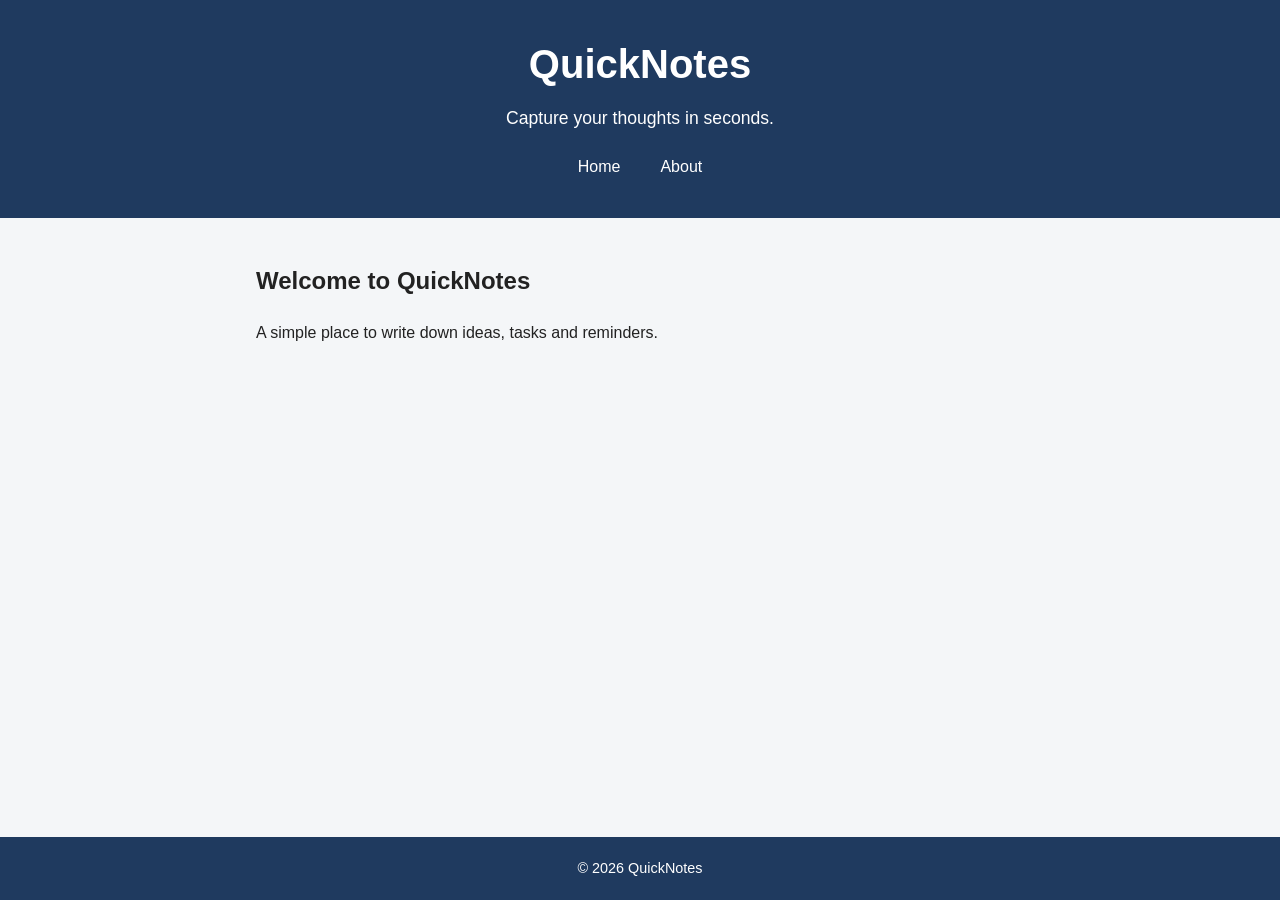
<file: index.html>
<!DOCTYPE html>
<html lang="en">
<head>
  <meta charset="UTF-8">
  <meta name="viewport" content="width=device-width, initial-scale=1.0">
  <title>QuickNotes</title>
  <link rel="stylesheet" href="style.css">
</head>
<body>
  <header>
    <h1>QuickNotes</h1>
    <p>Capture your thoughts in seconds.</p>
    <nav>
      <a href="index.html">Home</a>
      <a href="about.html">About</a>
    </nav>
  </header>

  <main>
    <h2>Welcome to QuickNotes</h2>
    <p>A simple place to write down ideas, tasks and reminders.</p>
  </main>

  <footer>
    <p>&copy; 2026 QuickNotes</p>
  </footer>
</body>
</html>
</file>
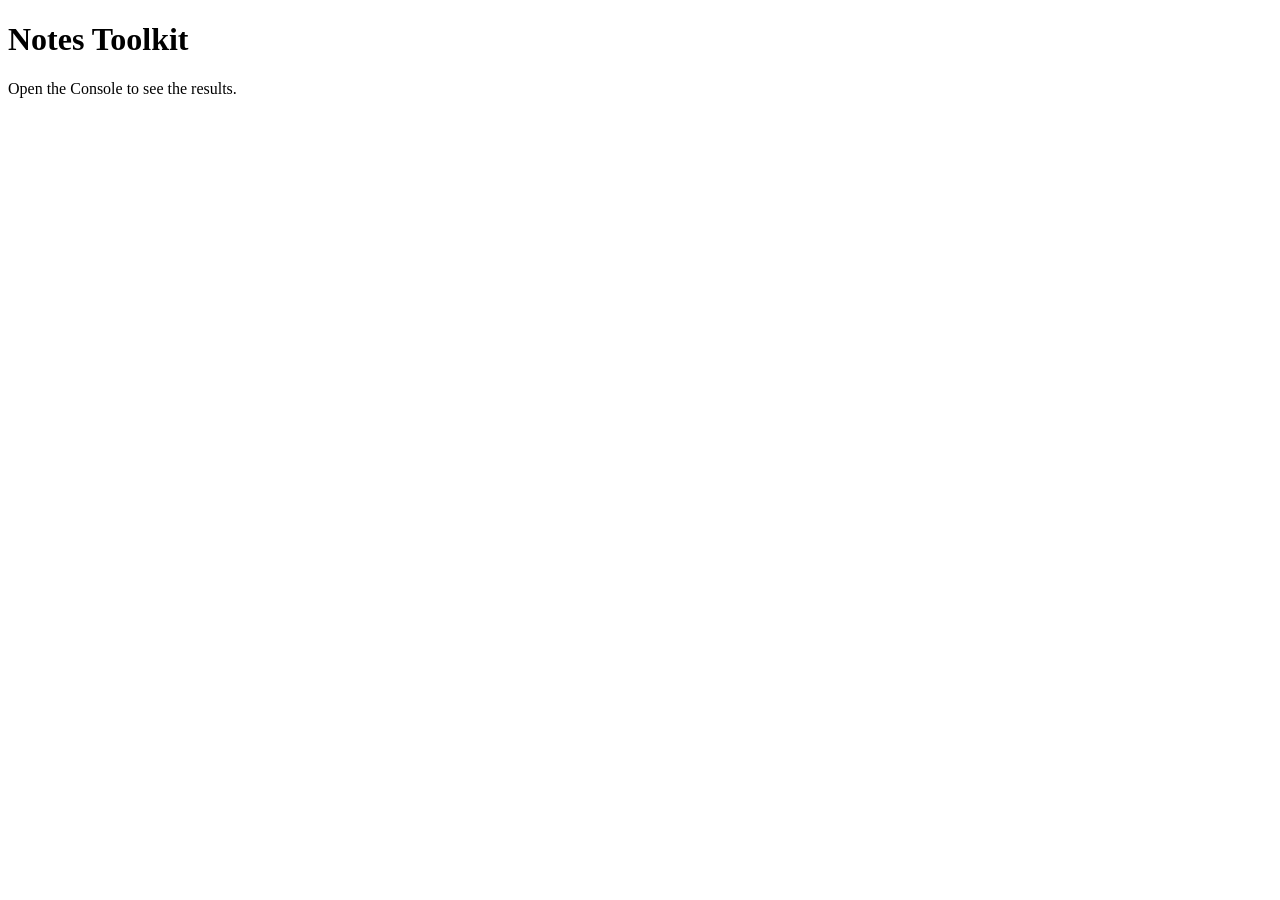
<file: day3/index.html>
<!DOCTYPE html>
<html lang="en">
<head>
  <meta charset="UTF-8">
  <meta name="viewport" content="width=device-width, initial-scale=1.0">
  <title>Notes Toolkit</title>
  <script src="script.js" defer></script>
</head>
<body>
  <h1>Notes Toolkit</h1>
  <p>Open the Console to see the results.</p>
</body>
</html>
</file>
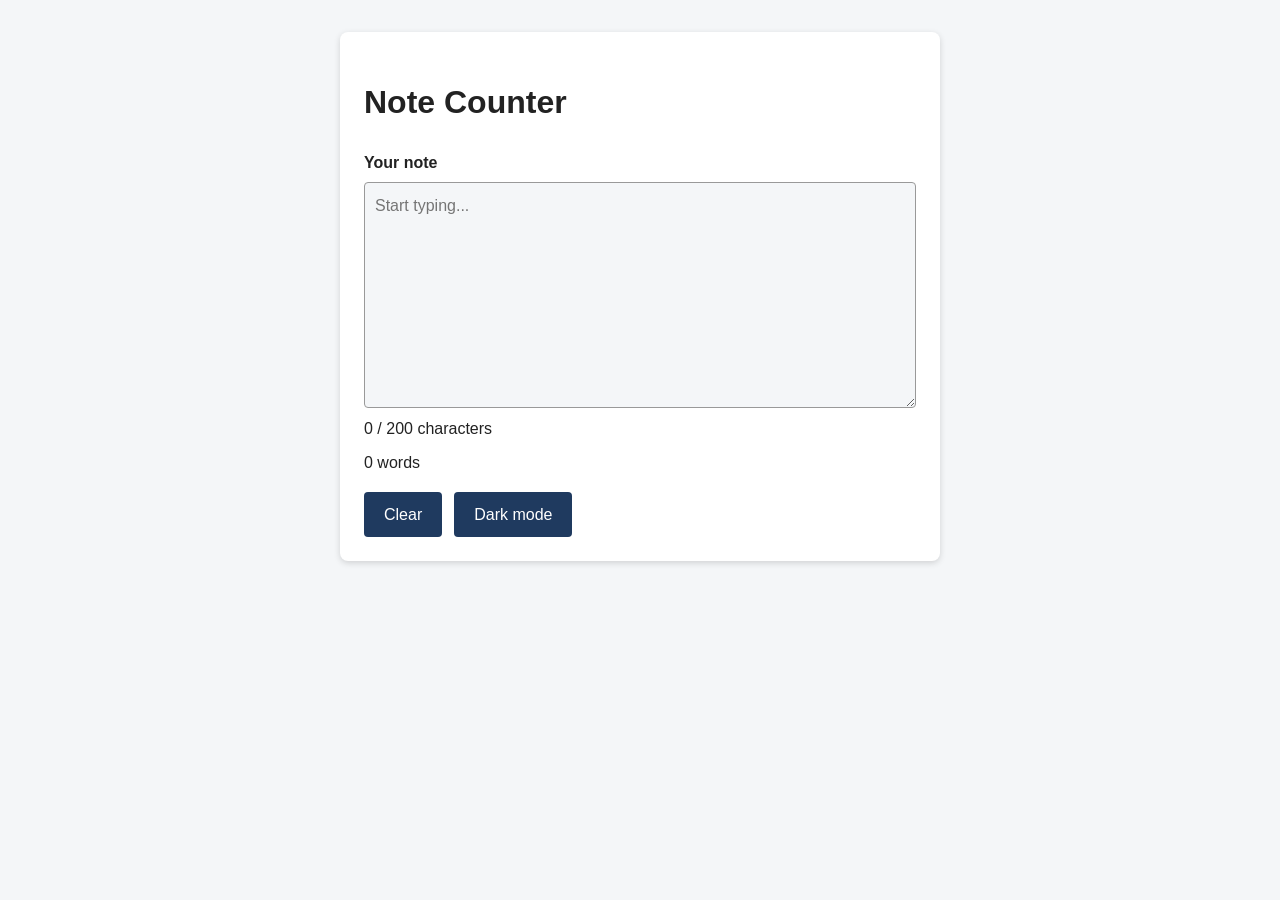
<file: day4/index.html>
<!DOCTYPE html>
<html lang="en">
<head>
  <meta charset="UTF-8">
  <meta name="viewport" content="width=device-width, initial-scale=1.0">
  <title>Note Counter</title>
  <link rel="stylesheet" href="style.css">
  <script src="script.js" defer></script>
</head>
<body>
  <main>
    <h1>Note Counter</h1>

    <label for="note-text">Your note</label>
    <textarea id="note-text" rows="8" placeholder="Start typing..."></textarea>

    <p id="char-count">0 / 200 characters</p>
    <p id="word-count">0 words</p>

    <div class="buttons">
      <button id="clear-btn" type="button">Clear</button>
      <button id="theme-toggle" type="button">Dark mode</button>
    </div>
  </main>
</body>
</html>
</file>
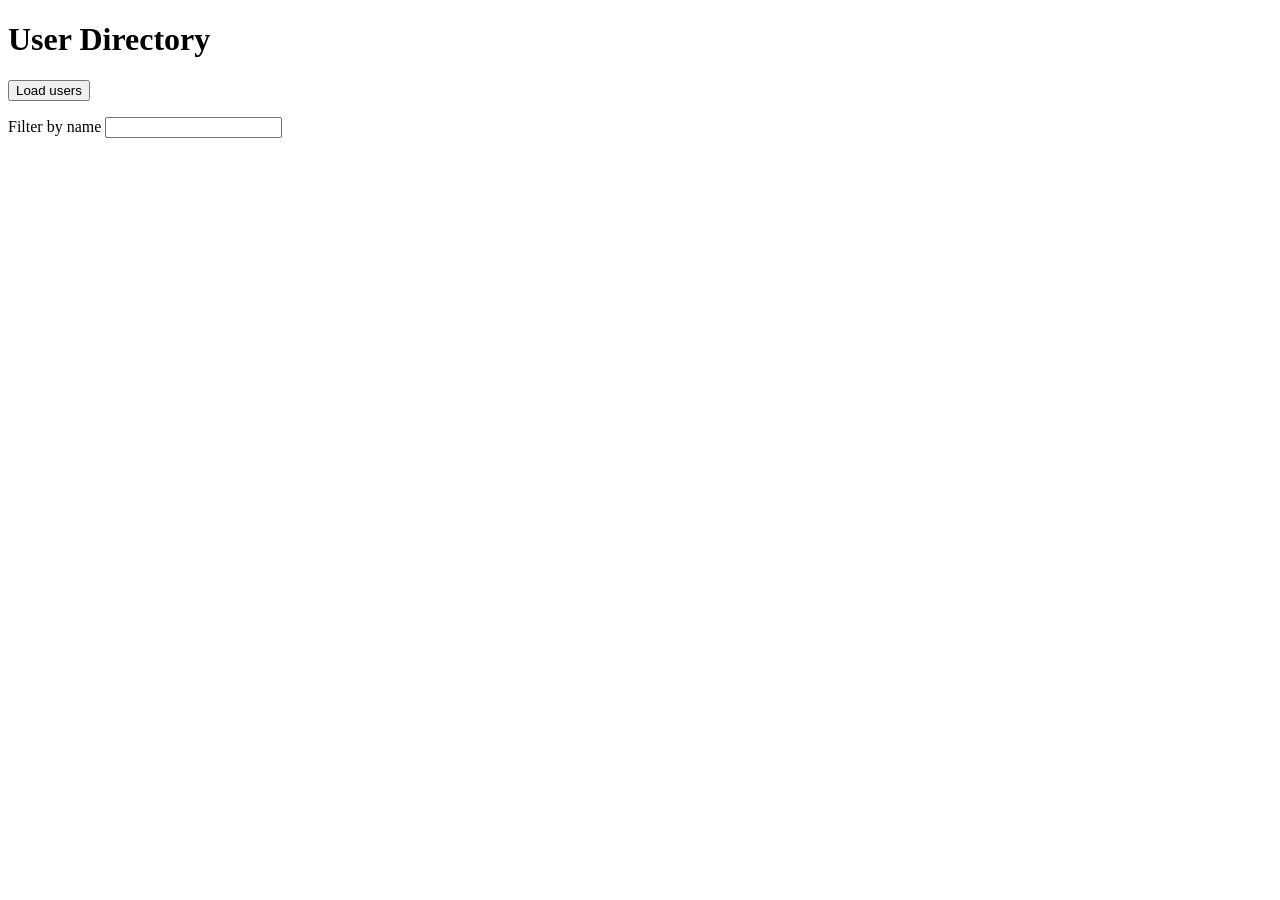
<file: day5/index.html>
<!DOCTYPE html>
<html lang="en">
<head>
  <meta charset="UTF-8">
  <meta name="viewport" content="width=device-width, initial-scale=1.0">
  <title>User Directory</title>
  <script src="users.js" defer></script>
</head>
<body>
  <h1>User Directory</h1>

  <button id="load-users" type="button">Load users</button>

  <p>
    <label for="filter-input">Filter by name</label>
    <input type="text" id="filter-input" name="filter" autocomplete="off">
  </p>

  <p id="status"></p>

  <ul id="users-list"></ul>
</body>
</html>
</file>
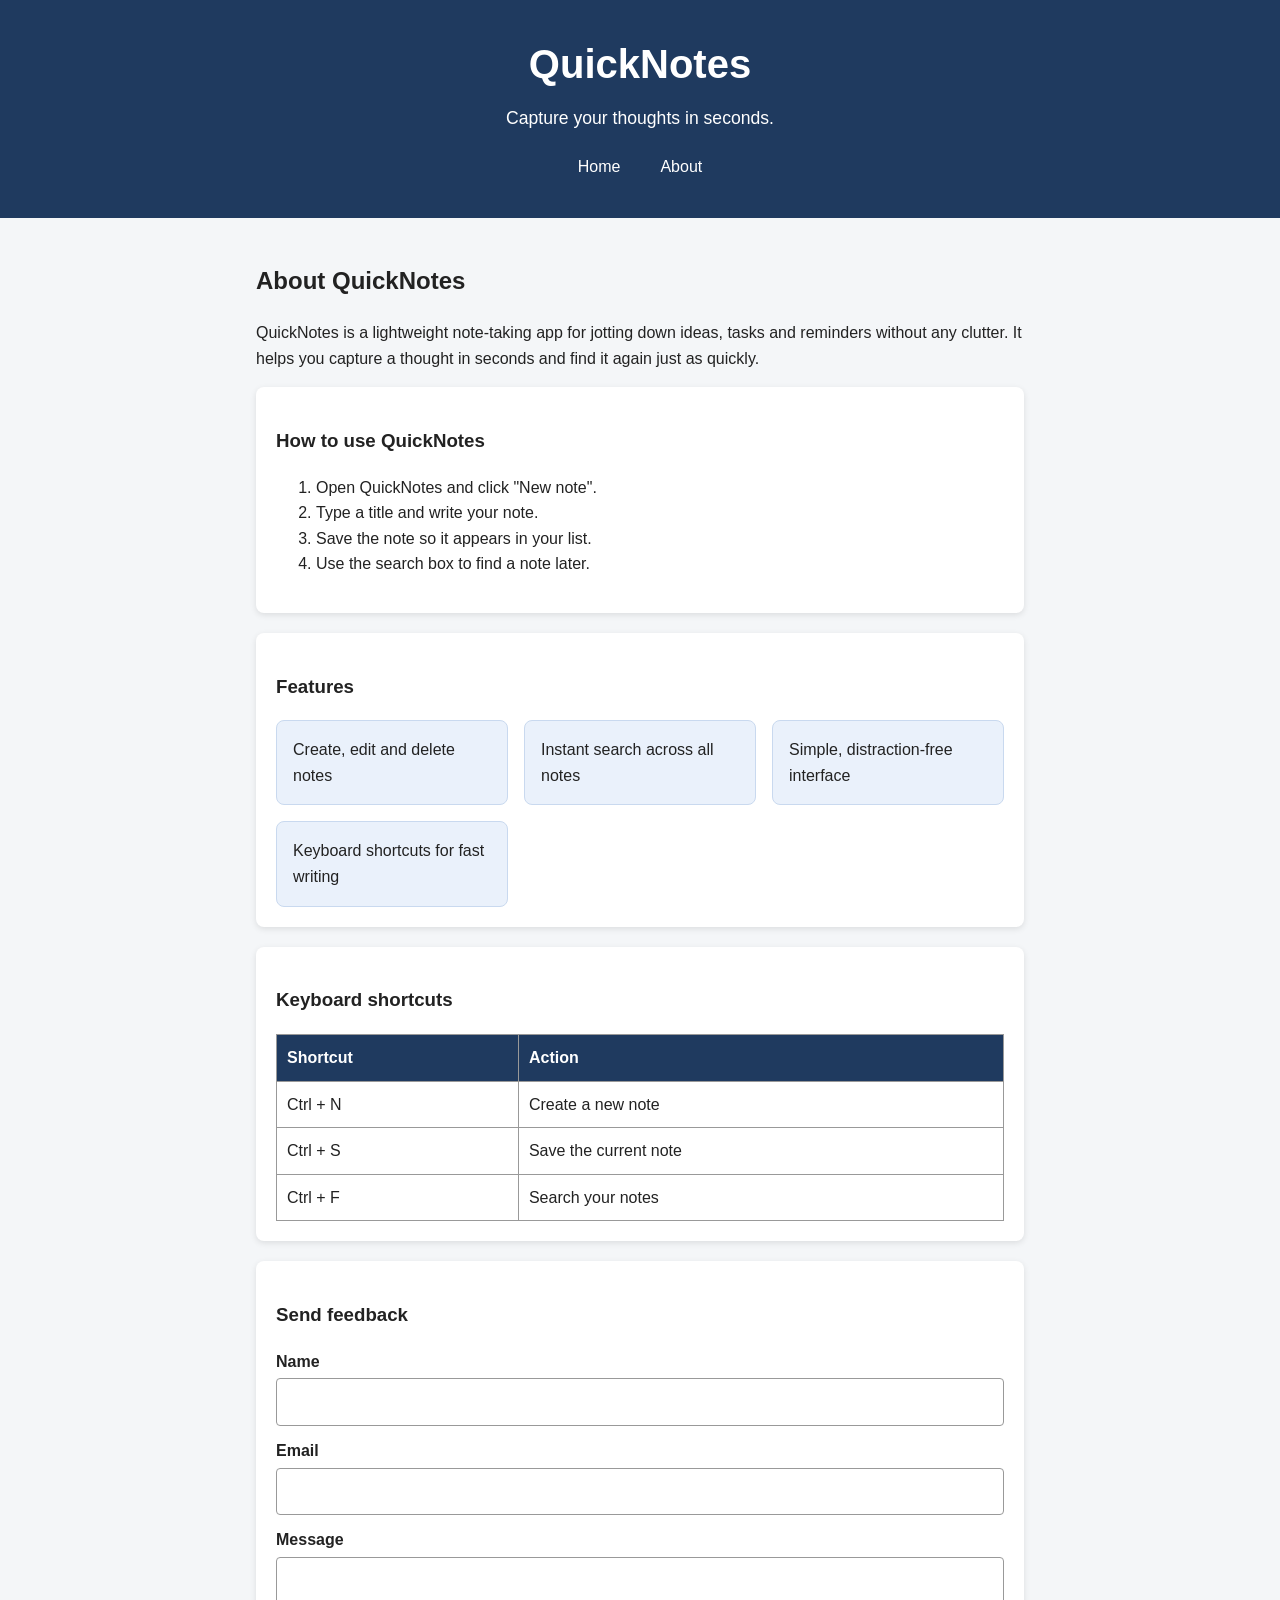
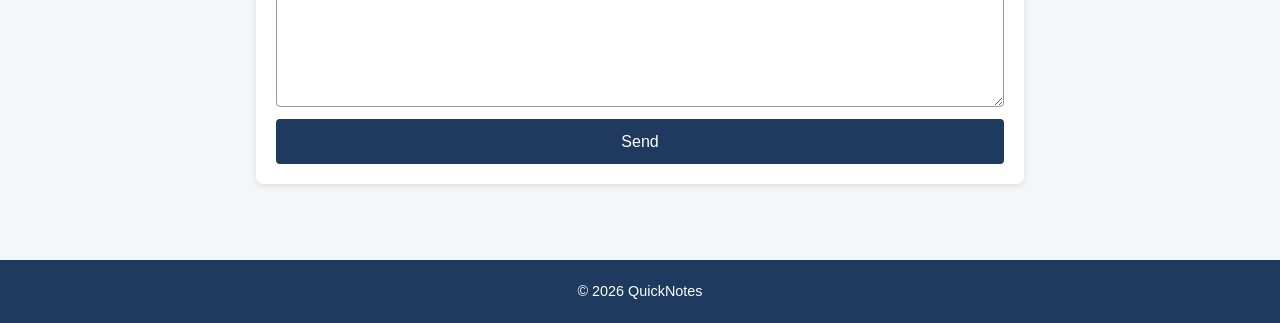
<file: about.html>
<!DOCTYPE html>
<html lang="en">
<head>
  <meta charset="UTF-8">
  <meta name="viewport" content="width=device-width, initial-scale=1.0">
  <title>About QuickNotes</title>
  <link rel="stylesheet" href="style.css">
</head>
<body>
  <header>
    <h1>QuickNotes</h1>
    <p>Capture your thoughts in seconds.</p>
    <nav>
      <a href="index.html">Home</a>
      <a href="about.html">About</a>
    </nav>
  </header>

  <main>
    <h2>About QuickNotes</h2>
    <p>QuickNotes is a lightweight note-taking app for jotting down ideas, tasks and reminders without any clutter. It helps you capture a thought in seconds and find it again just as quickly.</p>

    <section>
      <h3>How to use QuickNotes</h3>
      <ol>
        <li>Open QuickNotes and click "New note".</li>
        <li>Type a title and write your note.</li>
        <li>Save the note so it appears in your list.</li>
        <li>Use the search box to find a note later.</li>
      </ol>
    </section>

    <section>
      <h3>Features</h3>
      <ul class="features">
        <li>Create, edit and delete notes</li>
        <li>Instant search across all notes</li>
        <li>Simple, distraction-free interface</li>
        <li>Keyboard shortcuts for fast writing</li>
      </ul>
    </section>

    <section>
      <h3>Keyboard shortcuts</h3>
      <table>
        <thead>
          <tr>
            <th>Shortcut</th>
            <th>Action</th>
          </tr>
        </thead>
        <tbody>
          <tr>
            <td>Ctrl + N</td>
            <td>Create a new note</td>
          </tr>
          <tr>
            <td>Ctrl + S</td>
            <td>Save the current note</td>
          </tr>
          <tr>
            <td>Ctrl + F</td>
            <td>Search your notes</td>
          </tr>
        </tbody>
      </table>
    </section>

    <section>
      <h3>Send feedback</h3>
      <form>
        <p>
          <label for="name">Name</label>
          <input type="text" id="name" name="name" required>
        </p>
        <p>
          <label for="email">Email</label>
          <input type="email" id="email" name="email" required>
        </p>
        <p>
          <label for="message">Message</label>
          <textarea id="message" name="message" rows="5" cols="40" required></textarea>
        </p>
        <button type="submit">Send</button>
      </form>
    </section>
  </main>

  <footer>
    <p>&copy; 2026 QuickNotes</p>
  </footer>
</body>
</html>
</file>
<file: style.css>
*,
*::before,
*::after {
  box-sizing: border-box;
}

body {
  margin: 0;
  min-height: 100vh;
  display: flex;
  flex-direction: column;
  font-family: Arial, Helvetica, sans-serif;
  line-height: 1.6;
  color: #222;
  background: #f4f6f8;
}

/* Header */
header {
  background: #1f3a5f;
  color: #fff;
  text-align: center;
  padding: 32px 16px;
}

header h1 {
  margin: 0 0 8px;
  font-size: 2.5rem;
}

header p {
  margin: 0 0 16px;
  font-size: 1.1rem;
}

/* Navigation */
nav {
  display: flex;
  justify-content: center;
  gap: 16px;
}

nav a {
  color: #fff;
  text-decoration: none;
  padding: 6px 12px;
  border-radius: 4px;
  transition: background-color 0.3s ease;
}

nav a:hover,
nav a:focus {
  background: rgba(255, 255, 255, 0.25);
  text-decoration: underline;
}

/* Main */
main {
  width: 100%;
  max-width: 800px;
  margin: 24px auto;
  padding: 0 16px;
  flex: 1;
}

section {
  background: #fff;
  padding: 20px;
  margin-bottom: 20px;
  border-radius: 8px;
  box-shadow: 0 2px 6px rgba(0, 0, 0, 0.1);
}

/* Features grid */
.features {
  list-style: none;
  padding: 0;
  margin: 0;
  display: grid;
  grid-template-columns: repeat(auto-fit, minmax(180px, 1fr));
  gap: 16px;
}

.features li {
  background: #eaf1fb;
  padding: 16px;
  border-radius: 8px;
  border: 1px solid #c9d9ef;
}

/* Table */
table {
  width: 100%;
  border-collapse: collapse;
}

th,
td {
  border: 1px solid #999;
  padding: 10px;
  text-align: left;
}

th {
  background: #1f3a5f;
  color: #fff;
}

/* Form */
form {
  display: flex;
  flex-direction: column;
  gap: 12px;
}

form p {
  margin: 0;
}

label {
  display: block;
  margin-bottom: 4px;
  font-weight: bold;
}

input,
textarea {
  display: block;
  width: 100%;
  padding: 10px;
  border: 1px solid #999;
  border-radius: 4px;
  font: inherit;
}

/* Buttons */
button {
  padding: 10px 20px;
  background: #1f3a5f;
  color: #fff;
  border: none;
  border-radius: 4px;
  font: inherit;
  cursor: pointer;
  transition: background-color 0.3s ease, transform 0.2s ease;
}

button:hover {
  background: #2f5a94;
  transform: translateY(-2px);
}

/* Footer */
footer {
  background: #1f3a5f;
  color: #fff;
  text-align: center;
  padding: 20px 16px;
  margin-top: 32px;
}

footer p {
  margin: 0;
  font-size: 0.9rem;
}

/* Small screens */
@media (max-width: 600px) {
  header {
    padding: 16px 8px;
  }

  header h1 {
    font-size: 1.6rem;
  }

  header p {
    font-size: 0.95rem;
  }

  section {
    padding: 14px;
  }

  footer {
    padding: 14px 8px;
  }
}
</file>
<file: day4/style.css>
:root {
  --bg: #f4f6f8;
  --text: #222222;
  --card: #ffffff;
  --border: #999999;
  --button-bg: #1f3a5f;
  --button-text: #ffffff;
  --warning-color: #e67e00;
  --over-color: #d00000;
}

body.dark {
  --bg: #121820;
  --text: #e8eaed;
  --card: #1e2733;
  --border: #4a5666;
  --button-bg: #4a7bc4;
  --button-text: #ffffff;
  --warning-color: #ffa94d;
  --over-color: #ff6b6b;
}

*,
*::before,
*::after {
  box-sizing: border-box;
}

body {
  margin: 0;
  font-family: Arial, Helvetica, sans-serif;
  line-height: 1.6;
  background: var(--bg);
  color: var(--text);
  transition: background-color 0.3s ease, color 0.3s ease;
}

main {
  max-width: 600px;
  margin: 32px auto;
  padding: 24px;
  background: var(--card);
  border-radius: 8px;
  box-shadow: 0 2px 6px rgba(0, 0, 0, 0.15);
}

label {
  display: block;
  font-weight: bold;
  margin-bottom: 6px;
}

textarea {
  display: block;
  width: 100%;
  padding: 10px;
  font: inherit;
  color: var(--text);
  background: var(--bg);
  border: 1px solid var(--border);
  border-radius: 4px;
  resize: vertical;
}

#char-count,
#word-count {
  margin: 8px 0 0;
}

/* Character counter states */
.warning {
  color: var(--warning-color);
}

.over {
  color: var(--over-color);
  font-weight: bold;
}

.buttons {
  display: flex;
  gap: 12px;
  margin-top: 16px;
}

button {
  padding: 10px 20px;
  font: inherit;
  color: var(--button-text);
  background: var(--button-bg);
  border: none;
  border-radius: 4px;
  cursor: pointer;
  transition: opacity 0.3s ease, transform 0.2s ease;
}

button:hover {
  opacity: 0.85;
  transform: translateY(-2px);
}

@media (max-width: 600px) {
  main {
    margin: 16px;
    padding: 16px;
  }
}
</file>
